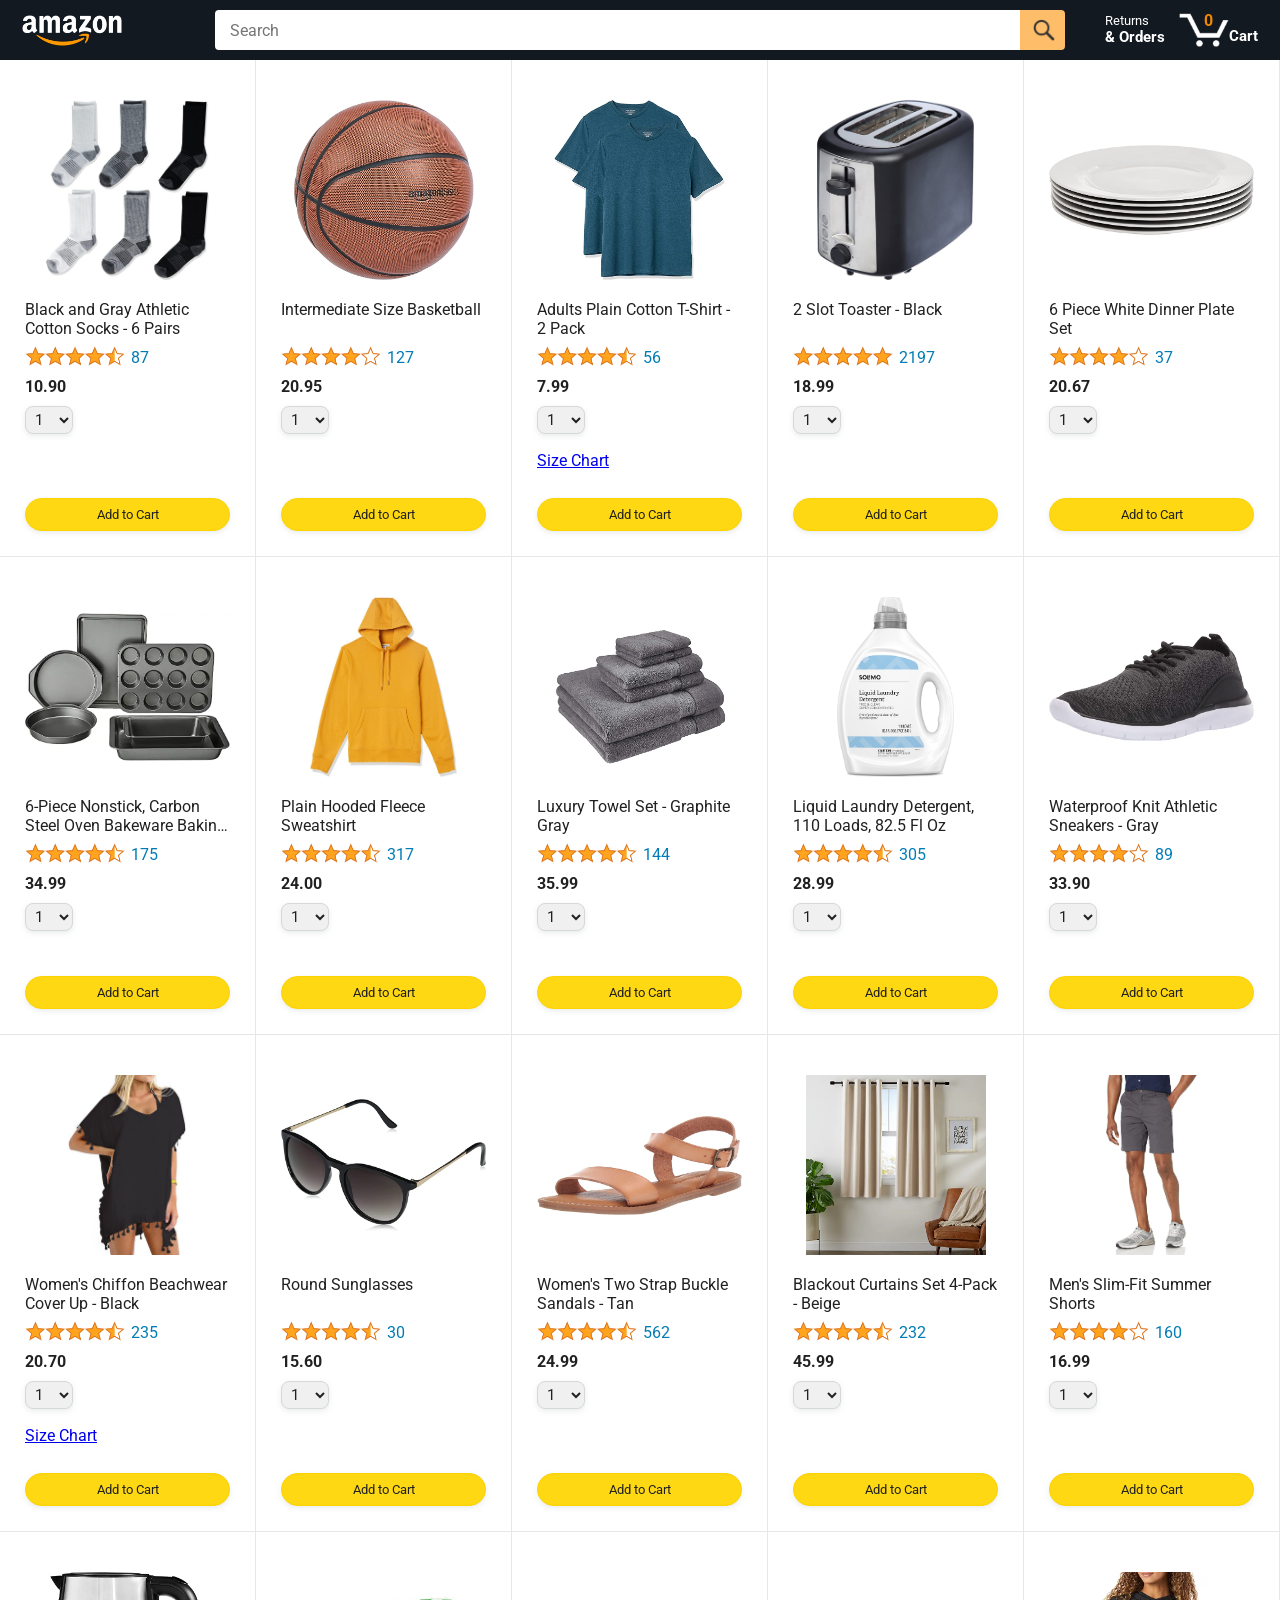
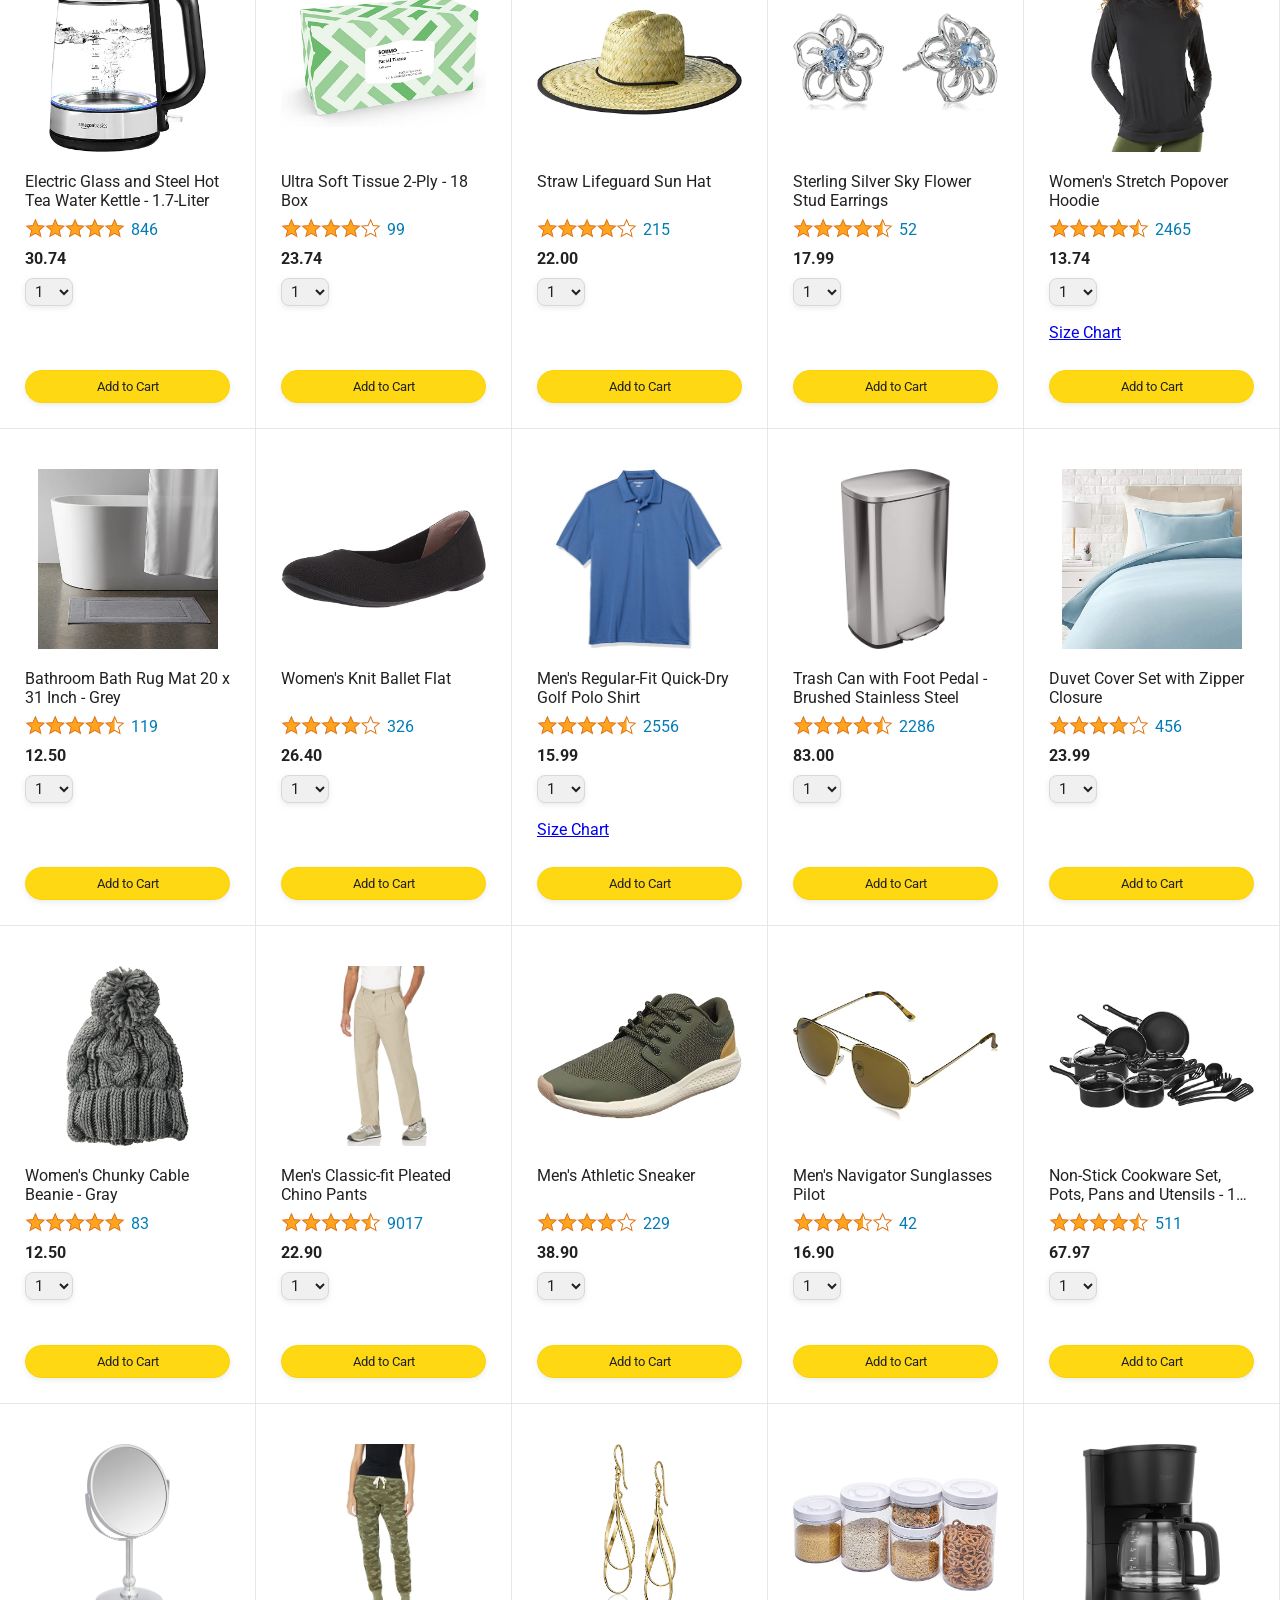
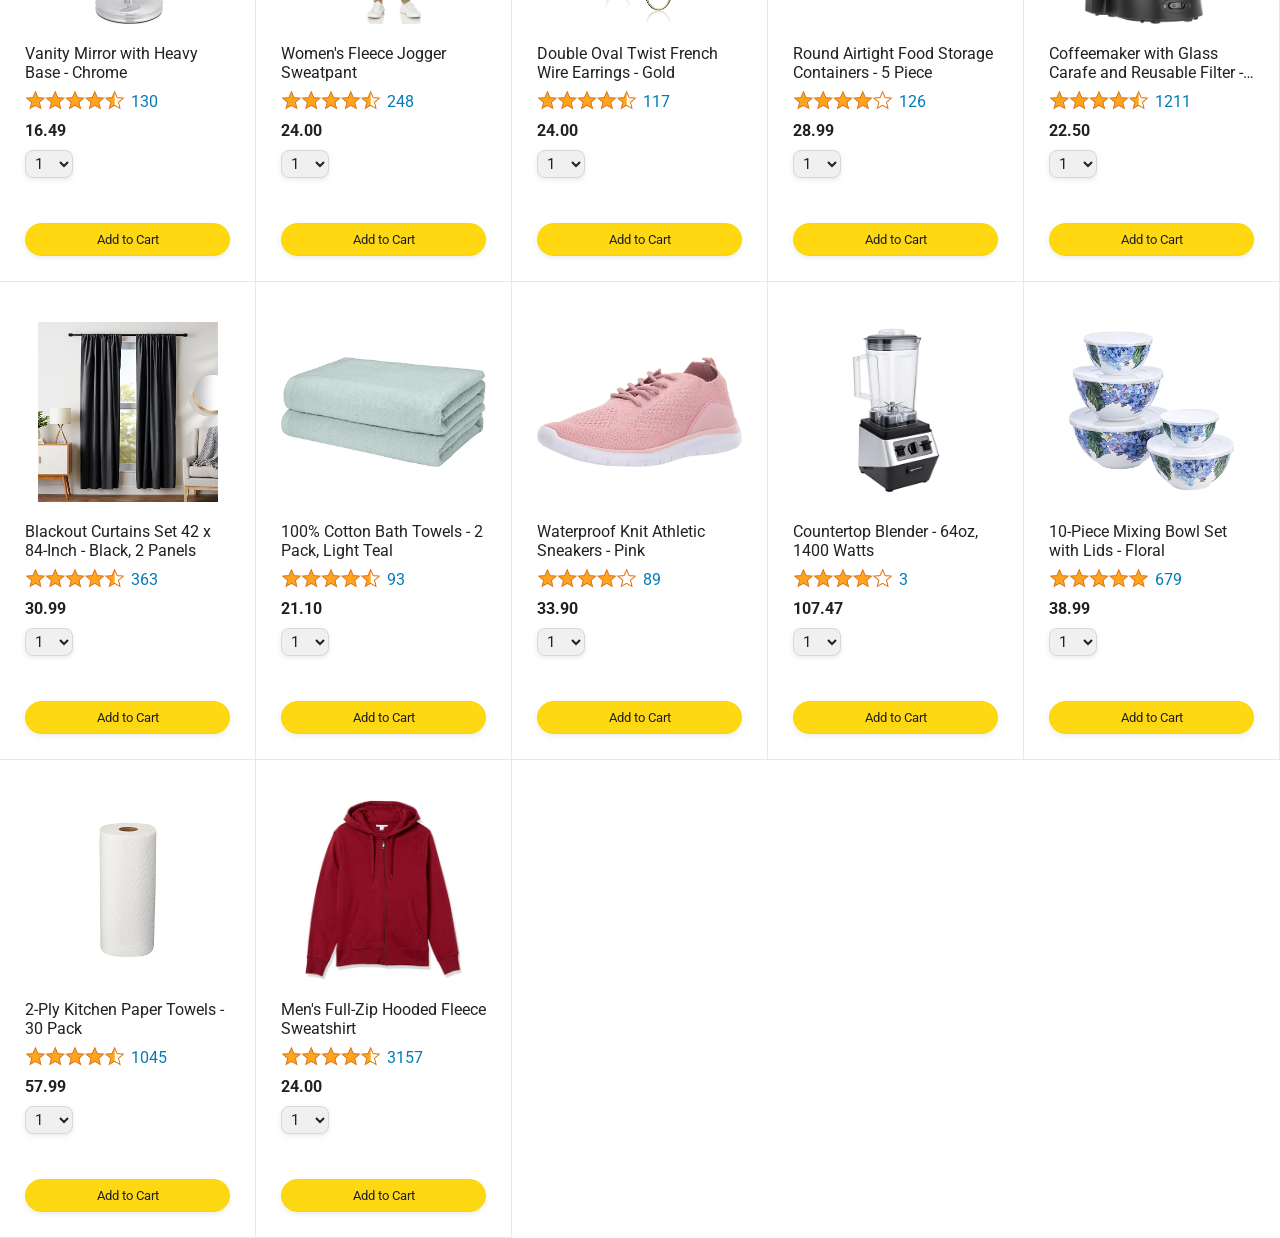
<file: index.html>
<!DOCTYPE html>
<html>
  <head>
    <title>Amazon Project</title>

    <!-- This code is needed for responsive design to work.
      (Responsive design = make the website look good on
      smaller screen sizes like a phone or a tablet). -->
    <meta name="viewport" content="width=device-width, initial-scale=1">

    <!-- Load a font called Roboto from Google Fonts. -->
    <link rel="preconnect" href="https://fonts.googleapis.com">
    <link rel="preconnect" href="https://fonts.gstatic.com" crossorigin>
    <link href="https://fonts.googleapis.com/css2?family=Roboto:wght@400;500;700&display=swap" rel="stylesheet">

    <!-- Here are the CSS files for this page. -->
    <link rel="stylesheet" href="styles/shared/general.css">
    <link rel="stylesheet" href="styles/shared/amazon-header.css">
    <link rel="stylesheet" href="styles/pages/amazon.css">
  </head>
  <body>
    <div class="amazon-header">
      <div class="amazon-header-left-section">
        <a href="index.html" class="header-link">
          <img class="amazon-logo"
            src="images/amazon-logo-white.png">
          <img class="amazon-mobile-logo"
            src="images/amazon-mobile-logo-white.png">
        </a>
      </div>

      <div class="amazon-header-middle-section">
        <input class="search-bar" type="text" placeholder="Search">

        <button class="search-button">
          <img class="search-icon" src="images/icons/search-icon.png">
        </button>
      </div>

      <div class="amazon-header-right-section">
        <a class="orders-link header-link" href="orders.html">
          <span class="returns-text">Returns</span>
          <span class="orders-text">& Orders</span>
        </a>

        <a class="cart-link header-link" href="checkout.html">
          <img class="cart-icon" src="images/icons/cart-icon.png">
          <div class="js-cart-quantity cart-quantity">0</div>
          <div class="cart-text">Cart</div>
        </a>
      </div>
    </div>
    
    <div class="main">
      <div class="js-products-grid products-grid">
      </div>
    </div>
    <script type="module" src="scripts/amazon.js"></script>
  </body>
</html>
</file>
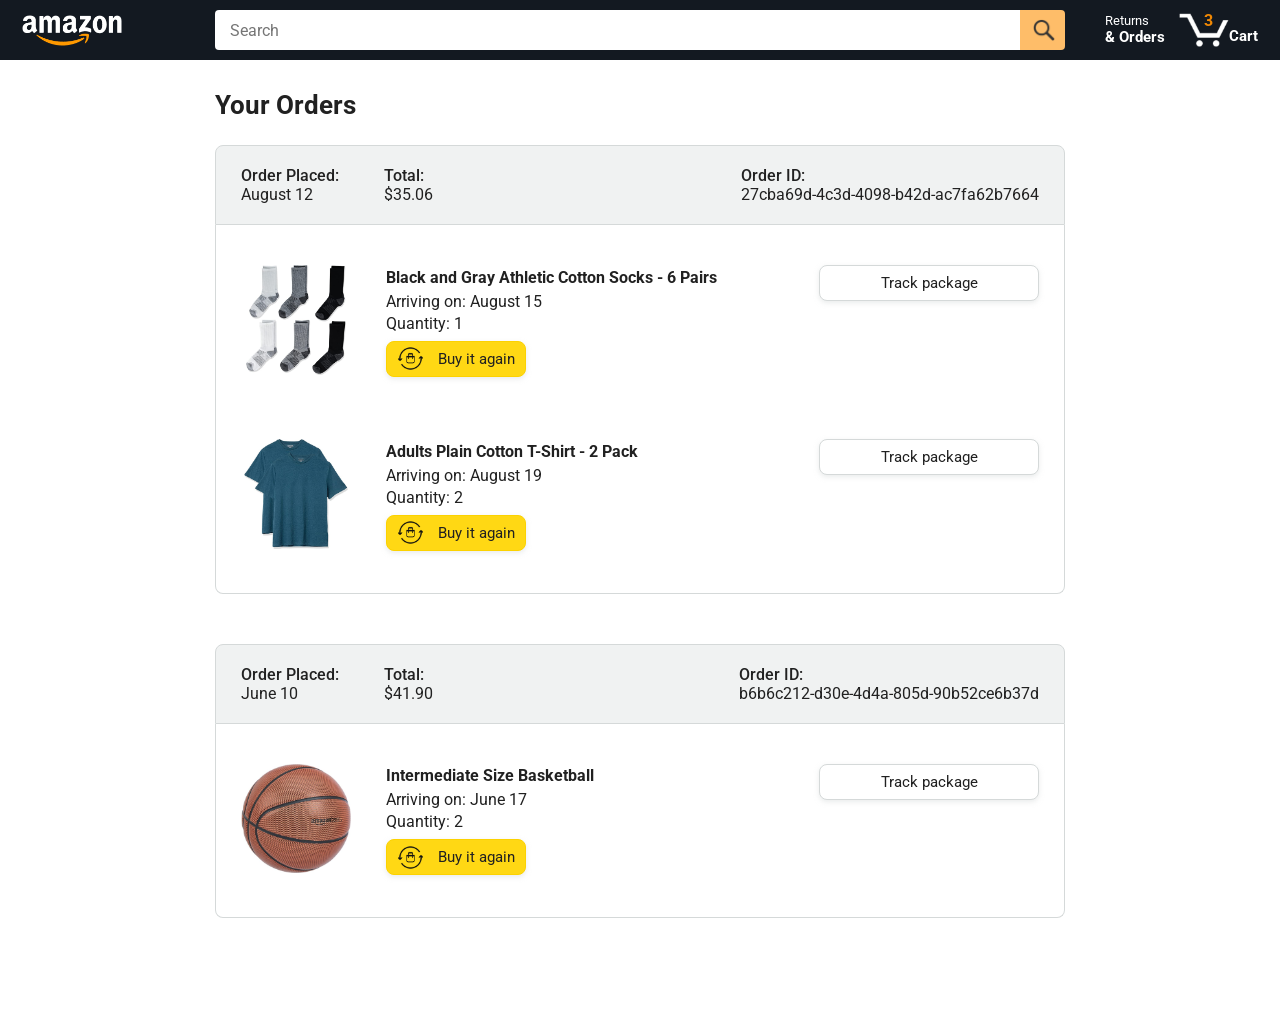
<file: orders.html>
<!DOCTYPE html>
<html>
  <head>
    <title>Orders</title>

    <!-- This code is needed for responsive design to work.
      (Responsive design = make the website look good on
      smaller screen sizes like a phone or a tablet). -->
    <meta name="viewport" content="width=device-width, initial-scale=1">

    <!-- Load a font called Roboto from Google Fonts. -->
    <link rel="preconnect" href="https://fonts.googleapis.com">
    <link rel="preconnect" href="https://fonts.gstatic.com" crossorigin>
    <link href="https://fonts.googleapis.com/css2?family=Roboto:wght@400;500;700&display=swap" rel="stylesheet">

    <!-- Here are the CSS files for this page. -->
    <link rel="stylesheet" href="styles/shared/general.css">
    <link rel="stylesheet" href="styles/shared/amazon-header.css">
    <link rel="stylesheet" href="styles/pages/orders.css">
  </head>
  <body>
    <div class="amazon-header">
      <div class="amazon-header-left-section">
        <a href="index.html" class="header-link">
          <img class="amazon-logo"
            src="images/amazon-logo-white.png">
          <img class="amazon-mobile-logo"
            src="images/amazon-mobile-logo-white.png">
        </a>
      </div>

      <div class="amazon-header-middle-section">
        <input class="search-bar" type="text" placeholder="Search">

        <button class="search-button">
          <img class="search-icon" src="images/icons/search-icon.png">
        </button>
      </div>

      <div class="amazon-header-right-section">
        <a class="orders-link header-link" href="orders.html">
          <span class="returns-text">Returns</span>
          <span class="orders-text">& Orders</span>
        </a>

        <a class="cart-link header-link" href="checkout.html">
          <img class="cart-icon" src="images/icons/cart-icon.png">
          <div class="cart-quantity">3</div>
          <div class="cart-text">Cart</div>
        </a>
      </div>
    </div>

    <div class="main">
      <div class="page-title">Your Orders</div>

      <div class="orders-grid">
        <div class="order-container">
          
          <div class="order-header">
            <div class="order-header-left-section">
              <div class="order-date">
                <div class="order-header-label">Order Placed:</div>
                <div>August 12</div>
              </div>
              <div class="order-total">
                <div class="order-header-label">Total:</div>
                <div>$35.06</div>
              </div>
            </div>

            <div class="order-header-right-section">
              <div class="order-header-label">Order ID:</div>
              <div>27cba69d-4c3d-4098-b42d-ac7fa62b7664</div>
            </div>
          </div>

          <div class="order-details-grid">
            <div class="product-image-container">
              <img src="images/products/athletic-cotton-socks-6-pairs.jpg">
            </div>

            <div class="product-details">
              <div class="product-name">
                Black and Gray Athletic Cotton Socks - 6 Pairs
              </div>
              <div class="product-delivery-date">
                Arriving on: August 15
              </div>
              <div class="product-quantity">
                Quantity: 1
              </div>
              <button class="buy-again-button button-primary">
                <img class="buy-again-icon" src="images/icons/buy-again.png">
                <span class="buy-again-message">Buy it again</span>
              </button>
            </div>

            <div class="product-actions">
              <a href="tracking.html">
                <button class="track-package-button button-secondary">
                  Track package
                </button>
              </a>
            </div>

            <div class="product-image-container">
              <img src="images/products/adults-plain-cotton-tshirt-2-pack-teal.jpg">
            </div>

            <div class="product-details">
              <div class="product-name">
                Adults Plain Cotton T-Shirt - 2 Pack
              </div>
              <div class="product-delivery-date">
                Arriving on: August 19
              </div>
              <div class="product-quantity">
                Quantity: 2
              </div>
              <button class="buy-again-button button-primary">
                <img class="buy-again-icon" src="images/icons/buy-again.png">
                <span class="buy-again-message">Buy it again</span>
              </button>
            </div>

            <div class="product-actions">
              <a href="tracking.html">
                <button class="track-package-button button-secondary">
                  Track package
                </button>
              </a>
            </div>
          </div>
        </div>

        <div class="order-container">

          <div class="order-header">
            <div class="order-header-left-section">
              <div class="order-date">
                <div class="order-header-label">Order Placed:</div>
                <div>June 10</div>
              </div>
              <div class="order-total">
                <div class="order-header-label">Total:</div>
                <div>$41.90</div>
              </div>
            </div>

            <div class="order-header-right-section">
              <div class="order-header-label">Order ID:</div>
              <div>b6b6c212-d30e-4d4a-805d-90b52ce6b37d</div>
            </div>
          </div>

          <div class="order-details-grid">
            <div class="product-image-container">
              <img src="images/products/intermediate-composite-basketball.jpg">
            </div>

            <div class="product-details">
              <div class="product-name">
                Intermediate Size Basketball
              </div>
              <div class="product-delivery-date">
                Arriving on: June 17
              </div>
              <div class="product-quantity">
                Quantity: 2
              </div>
              <button class="buy-again-button button-primary">
                <img class="buy-again-icon" src="images/icons/buy-again.png">
                <span class="buy-again-message">Buy it again</span>
              </button>
            </div>

            <div class="product-actions">
              <a href="tracking.html">
                <button class="track-package-button button-secondary">
                  Track package
                </button>
              </a>
            </div>
          </div>
        </div>
      </div>
    </div>
  </body>
</html>
</file>
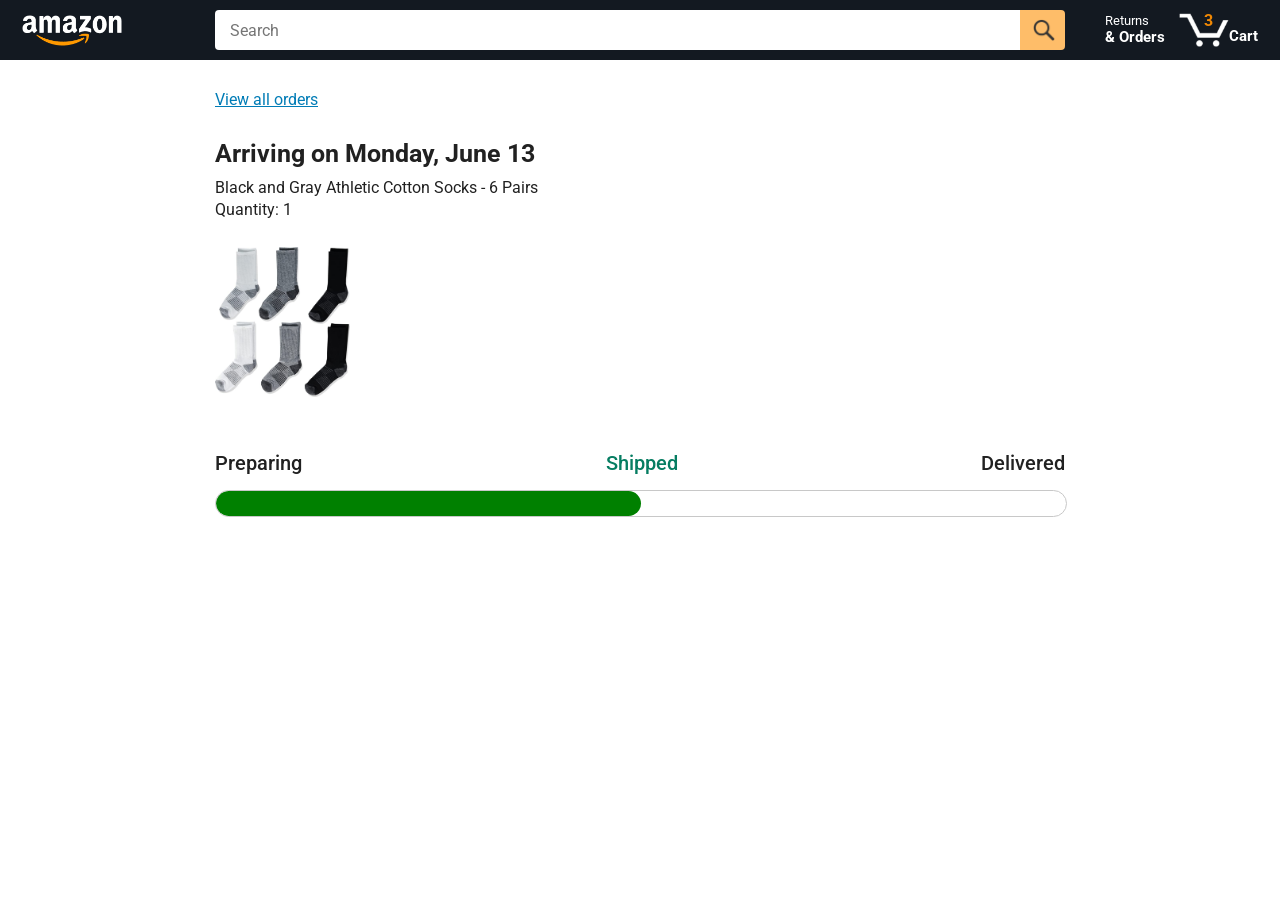
<file: tracking.html>
<!DOCTYPE html>
<html>
  <head>
    <title>Tracking</title>

    <!-- This code is needed for responsive design to work.
      (Responsive design = make the website look good on
      smaller screen sizes like a phone or a tablet). -->
    <meta name="viewport" content="width=device-width, initial-scale=1">

    <!-- Load a font called Roboto from Google Fonts. -->
    <link rel="preconnect" href="https://fonts.googleapis.com">
    <link rel="preconnect" href="https://fonts.gstatic.com" crossorigin>
    <link href="https://fonts.googleapis.com/css2?family=Roboto:wght@400;500;700&display=swap" rel="stylesheet">

    <!-- Here are the CSS files for this page. -->
    <link rel="stylesheet" href="styles/shared/general.css">
    <link rel="stylesheet" href="styles/shared/amazon-header.css">
    <link rel="stylesheet" href="styles/pages/tracking.css">
  </head>
  <body>
    <div class="amazon-header">
      <div class="amazon-header-left-section">
        <a href="index.html" class="header-link">
          <img class="amazon-logo"
            src="images/amazon-logo-white.png">
          <img class="amazon-mobile-logo"
            src="images/amazon-mobile-logo-white.png">
        </a>
      </div>

      <div class="amazon-header-middle-section">
        <input class="search-bar" type="text" placeholder="Search">

        <button class="search-button">
          <img class="search-icon" src="images/icons/search-icon.png">
        </button>
      </div>

      <div class="amazon-header-right-section">
        <a class="orders-link header-link" href="orders.html">
          <span class="returns-text">Returns</span>
          <span class="orders-text">& Orders</span>
        </a>

        <a class="cart-link header-link" href="checkout.html">
          <img class="cart-icon" src="images/icons/cart-icon.png">
          <div class="cart-quantity">3</div>
          <div class="cart-text">Cart</div>
        </a>
      </div>
    </div>

    <div class="main">
      <div class="order-tracking">
        <a class="back-to-orders-link link-primary" href="orders.html">
          View all orders
        </a>

        <div class="delivery-date">
          Arriving on Monday, June 13
        </div>

        <div class="product-info">
          Black and Gray Athletic Cotton Socks - 6 Pairs
        </div>

        <div class="product-info">
          Quantity: 1
        </div>

        <img class="product-image" src="images/products/athletic-cotton-socks-6-pairs.jpg">

        <div class="progress-labels-container">
          <div class="progress-label">
            Preparing
          </div>
          <div class="progress-label current-status">
            Shipped
          </div>
          <div class="progress-label">
            Delivered
          </div>
        </div>

        <div class="progress-bar-container">
          <div class="progress-bar"></div>
        </div>
      </div>
    </div>
  </body>
</html>
</file>
<file: styles/shared/general.css>
body {
  font-family: Roboto, Arial;
  color: rgb(33, 33, 33);
  /* The <body> element has a default margin of 8px
     on all sides. This removes the default margins. */
  margin: 0;
}

/* <p> elements have a default margin on the top
   and bottom. This removes the default margins. */
p {
  margin: 0;
}

button {
  cursor: pointer;
}

select {
  cursor: pointer;
}

input, select, button {
  font-family: Roboto, Arial;
}

.button-primary {
  color: rgb(33, 33, 33);
  background-color: rgb(255, 216, 20);
  border: 1px solid rgb(252, 210, 0);
  border-radius: 8px;
  cursor: pointer;
  box-shadow: 0 2px 5px rgba(213, 217, 217, 0.5);
}

.button-primary:hover {
  background-color: rgb(247, 202, 0);
  border: 1px solid rgb(242, 194, 0);
}

.button-primary:active {
  background: rgb(255, 216, 20);
  border-color: rgb(252, 210, 0);
  box-shadow: none;
}

.button-secondary {
  color: rgb(33, 33, 33);
  background: white;
  border: 1px solid rgb(213, 217, 217);
  border-radius: 8px;
  cursor: pointer;
  box-shadow: 0 2px 5px rgba(213, 217, 217, 0.5);
}

.button-secondary:hover {
  background-color: rgb(247, 250, 250);
}

.button-secondary:active {
  background-color: rgb(237, 253, 255);
  box-shadow: none;
}

/* These styles will limit text to 2 lines. Anything
   beyond 2 lines will be replaced with "..."
   You can find this code by using an A.I. tool or by
   searching in Google.
   https://css-tricks.com/almanac/properties/l/line-clamp/ */
.limit-text-to-2-lines {
  display: -webkit-box;
  -webkit-line-clamp: 2;
  -webkit-box-orient: vertical;
  overflow: hidden;
}

.link-primary {
  color: rgb(1, 124, 182);
  cursor: pointer;
}

.link-primary:hover {
  color: rgb(196, 80, 0);
}

/* Styles for dropdown selectors. */
select {
  color: rgb(33, 33, 33);
  background-color: rgb(240, 240, 240);
  border: 1px solid rgb(213, 217, 217);
  border-radius: 8px;
  padding: 3px 5px;
  font-size: 15px;
  cursor: pointer;
  box-shadow: 0 2px 5px rgba(213, 217, 217, 0.5);
}

select:focus,
input:focus {
  outline: 2px solid rgb(255, 153, 0);
}
</file>
<file: styles/shared/amazon-header.css>
.amazon-header {
  background-color: rgb(19, 25, 33);
  color: white;
  padding-left: 15px;
  padding-right: 15px;

  display: flex;
  align-items: center;
  justify-content: space-between;

  position: fixed;
  top: 0;
  left: 0;
  right: 0;
  height: 60px;
}

.amazon-header-left-section {
  width: 180px;
}

@media (max-width: 800px) {
  .amazon-header-left-section {
    width: unset;
  }
}

.header-link {
  display: inline-block;
  padding: 6px;
  border-radius: 2px;
  cursor: pointer;
  text-decoration: none;
  border: 1px solid rgba(0, 0, 0, 0);
}

.header-link:hover {
  border: 1px solid white;
}

.amazon-logo {
  width: 100px;
  margin-top: 5px;
}

.amazon-mobile-logo {
  display: none;
}

@media (max-width: 575px) {
  .amazon-logo {
    display: none;
  }

  .amazon-mobile-logo {
    display: block;
    height: 35px;
    margin-top: 5px;
  }
}

.amazon-header-middle-section {
  flex: 1;
  max-width: 850px;
  margin-left: 10px;
  margin-right: 10px;
  display: flex;
}

.search-bar {
  flex: 1;
  width: 0;
  font-size: 16px;
  height: 38px;
  padding-left: 15px;
  border: none;
  border-top-left-radius: 4px;
  border-bottom-left-radius: 4px;
  border-top-right-radius: 0;
  border-bottom-right-radius: 0;
}

.search-button {
  background-color: rgb(254, 189, 105);
  border: none;
  width: 45px;
  height: 40px;
  border-top-right-radius: 4px;
  border-bottom-right-radius: 4px;
  flex-shrink: 0;
}

.search-icon {
  height: 22px;
  margin-left: 2px;
  margin-top: 3px;
}

.amazon-header-right-section {
  width: 180px;
  flex-shrink: 0;
  display: flex;
  justify-content: end;
}

.orders-link {
  color: white;
}

.returns-text {
  display: block;
  font-size: 13px;
}

.orders-text {
  display: block;
  font-size: 15px;
  font-weight: 700;
}

.cart-link {
  color: white;
  display: flex;
  align-items: center;
  position: relative;
}

.cart-icon {
  width: 50px;
}

.cart-text {
  margin-top: 12px;
  font-size: 15px;
  font-weight: 700;
}

.cart-quantity {
  color: rgb(240, 136, 4);
  font-size: 16px;
  font-weight: 700;

  position: absolute;
  top: 4px;
  left: 22px;
  
  width: 26px;
  text-align: center;
}
</file>
<file: styles/pages/amazon.css>
.main {
  margin-top: 60px;
}

.products-grid {
  display: grid;

  /* - In CSS Grid, 1fr means a column will take up the
       remaining space in the grid.
     - If we write 1fr 1fr ... 1fr; 8 times, this will
       divide the grid into 8 columns, each taking up an
       equal amount of the space.
     - repeat(8, 1fr); is a shortcut for repeating "1fr"
       8 times (instead of typing out "1fr" 8 times).
       repeat(...) is a special property that works with
       display: grid; */
  grid-template-columns: repeat(8, 1fr);
}

/* @media is used to create responsive design (making the
   website look good on any screen size). This @media
   means when the screen width is 2000px or less, we
   will divide the grid into 7 columns instead of 8. */
@media (max-width: 2000px) {
  .products-grid {
    grid-template-columns: repeat(7, 1fr);
  }
}

/* This @media means when the screen width is 1600px or
   less, we will divide the grid into 6 columns. */
@media (max-width: 1600px) {
  .products-grid {
    grid-template-columns: repeat(6, 1fr);
  }
}

@media (max-width: 1300px) {
  .products-grid {
    grid-template-columns: repeat(5, 1fr);
  }
}

@media (max-width: 1000px) {
  .products-grid {
    grid-template-columns: repeat(4, 1fr);
  }
}

@media (max-width: 800px) {
  .products-grid {
    grid-template-columns: repeat(3, 1fr);
  }
}

@media (max-width: 575px) {
  .products-grid {
    grid-template-columns: repeat(2, 1fr);
  }
}

@media (max-width: 450px) {
  .products-grid {
    grid-template-columns: 1fr;
  }
}

.product-container {
  padding-top: 40px;
  padding-bottom: 25px;
  padding-left: 25px;
  padding-right: 25px;

  border-right: 1px solid rgb(231, 231, 231);
  border-bottom: 1px solid rgb(231, 231, 231);

  display: flex;
  flex-direction: column;
}

.product-image-container {
  display: flex;
  justify-content: center;
  align-items: center;

  height: 180px;
  margin-bottom: 20px;
}

.product-image {
  /* Images will overflow their container by default. To
    prevent this, we set max-width and max-height to 100%
    so they stay inside their container. */
  max-width: 100%;
  max-height: 100%;
}

.product-name {
  height: 40px;
  margin-bottom: 5px;
}

.product-rating-container {
  display: flex;
  align-items: center;
  margin-bottom: 10px;
}

.product-rating-stars {
  width: 100px;
  margin-right: 6px;
}

.product-rating-count {
  color: rgb(1, 124, 182);
  cursor: pointer;
  margin-top: 3px;
}

.product-price {
  font-weight: 700;
  margin-bottom: 10px;
}

.product-quantity-container {
  margin-bottom: 17px;
}

.product-spacer {
  flex: 1;
}

.added-to-cart {
  color: rgb(6, 125, 98);
  font-size: 16px;

  display: flex;
  align-items: center;
  margin-bottom: 8px;

  /* At first, the "Added to cart" message will
     be invisible. Use JavaScript to change the
     opacity and make it visible. */
  opacity: 0;
}
.added-to-cart-click{
  opacity:1;
}

.added-to-cart img {
  height: 20px;
  margin-right: 5px;
}

.add-to-cart-button {
  width: 100%;
  padding: 8px;
  border-radius: 50px;
}
</file>
<file: styles/pages/orders.css>
.main {
  max-width: 850px;
  margin-top: 90px;
  margin-bottom: 100px;
  padding-left: 20px;
  padding-right: 20px;

  /* margin-left: auto;
     margin-right auto;
     Is a trick for centering an element horizontally
     without needing a container. */
  margin-left: auto;
  margin-right: auto;
}

.page-title {
  font-weight: 700;
  font-size: 26px;
  margin-bottom: 25px;
}

.orders-grid {
  display: grid;
  grid-template-columns: 1fr;
  row-gap: 50px;
}

.order-header {
  background-color: rgb(240, 242, 242);
  border: 1px solid rgb(213, 217, 217);

  display: flex;
  align-items: center;
  justify-content: space-between;

  padding: 20px 25px;
  border-top-left-radius: 8px;
  border-top-right-radius: 8px;
}

.order-header-left-section {
  display: flex;
  flex-shrink: 0;
}

.order-header-label {
  font-weight: 500;
}

.order-date,
.order-total {
  margin-right: 45px;
}

.order-header-right-section {
  flex-shrink: 1;
}

@media (max-width: 575px) {
  .order-header {
    flex-direction: column;
    align-items: start;
    line-height: 23px;
    padding: 15px;
  }

  .order-header-left-section {
    flex-direction: column;
  }

  .order-header-label {
    margin-right: 5px;
  }

  .order-date,
  .order-total {
    display: grid;
    grid-template-columns: auto 1fr;
    margin-right: 0;
  }

  .order-header-right-section {
    display: grid;
    grid-template-columns: auto 1fr;
  }
}

.order-details-grid {
  padding: 40px 25px;
  border: 1px solid rgb(213, 217, 217);
  border-top: none;
  border-bottom-left-radius: 8px;
  border-bottom-right-radius: 8px;

  display: grid;
  grid-template-columns: 110px 1fr 220px;
  column-gap: 35px;
  row-gap: 60px;
  align-items: center;
}

@media (max-width: 800px) {
  .order-details-grid {
    grid-template-columns: 110px 1fr;
    row-gap: 0;
    padding-bottom: 8px;
  }
}

@media (max-width: 450px) {
  .order-details-grid {
    grid-template-columns: 1fr;
  }
}

.product-image-container {
  text-align: center;
}

.product-image-container img {
  max-width: 110px;
  max-height: 110px;
}

.product-name {
  font-weight: 700;
  margin-bottom: 5px;
}

.product-delivery-date {
  margin-bottom: 3px;
}

.product-quantity {
  margin-bottom: 8px;
}

.buy-again-button {
  font-size: 15px;
  width: 140px;
  height: 36px;
  border-radius: 8px;

  display: flex;
  align-items: center;
  justify-content: center;
}

.buy-again-icon {
  width: 25px;
  margin-right: 15px;
}

.product-actions {
  align-self: start;
}

.track-package-button {
  width: 100%;
  font-size: 15px;
  padding: 8px;
}

@media (max-width: 800px) {
  .buy-again-button {
    margin-bottom: 10px;
  }

  .product-actions {
    /* grid-column: 2 means this element will be placed
       in column 2 in the grid. (Normally, the column that
       an element is placed in is determined by the order
       of the elements in the HTML. grid-column overrides
       this default ordering). */
    grid-column: 2;
    margin-bottom: 30px;
  }

  .track-package-button {
    width: 140px;
  }
}

@media (max-width: 450px) {
  .product-image-container {
    text-align: center;
    margin-bottom: 25px;
  }

  .product-image-container img {
    max-width: 150px;
    max-height: 150px;
  }

  .product-name {
    margin-bottom: 10px;
  }

  .product-quantity {
    margin-bottom: 15px;
  }

  .buy-again-button {
    width: 100%;
    margin-bottom: 15px;
  }

  .product-actions {
    /* grid-column: auto; undos grid-column: 2; from above.
       This element will now be placed in its normal column
       in the grid. */
    grid-column: auto;
    margin-bottom: 70px;
  }

  .track-package-button {
    width: 100%;
    padding: 12px;
  }
}
</file>
<file: styles/pages/tracking.css>
.main {
  max-width: 850px;
  margin-top: 90px;
  margin-bottom: 100px;
  padding-left: 30px;
  padding-right: 30px;

  /* margin-left: auto;
     margin-right auto;
     Is a trick for centering an element horizontally
     without needing a container. */
  margin-left: auto;
  margin-right: auto;
}

.back-to-orders-link {
  display: inline-block;
  margin-bottom: 30px;
}

.delivery-date {
  font-size: 25px;
  font-weight: 700;
  margin-bottom: 10px;
}

.product-info {
  margin-bottom: 3px;
}

.product-image {
  max-width: 150px;
  max-height: 150px;
  margin-top: 25px;
  margin-bottom: 50px;
}

.progress-labels-container {
  display: flex;
  justify-content: space-between;
  font-size: 20px;
  font-weight: 500;
  margin-bottom: 15px;
}

.current-status {
  color: rgb(6, 125, 98);
}

@media (max-width: 575px) {
  .progress-labels-container {
    font-size: 16px;
  }
}

@media (max-width: 450px) {
  .progress-labels-container {
    flex-direction: column;
    margin-bottom: 5px;
  }

  .progress-label {
    margin-bottom: 3px;
  }
}

.progress-bar-container {
  height: 25px;
  width: 100%;

  border: 1px solid rgb(200, 200, 200);
  border-radius: 50px;
  overflow: hidden;
}

.progress-bar {
  height: 100%;
  background-color: green;
  border-radius: 50px;
  width: 50%;
}
</file>
